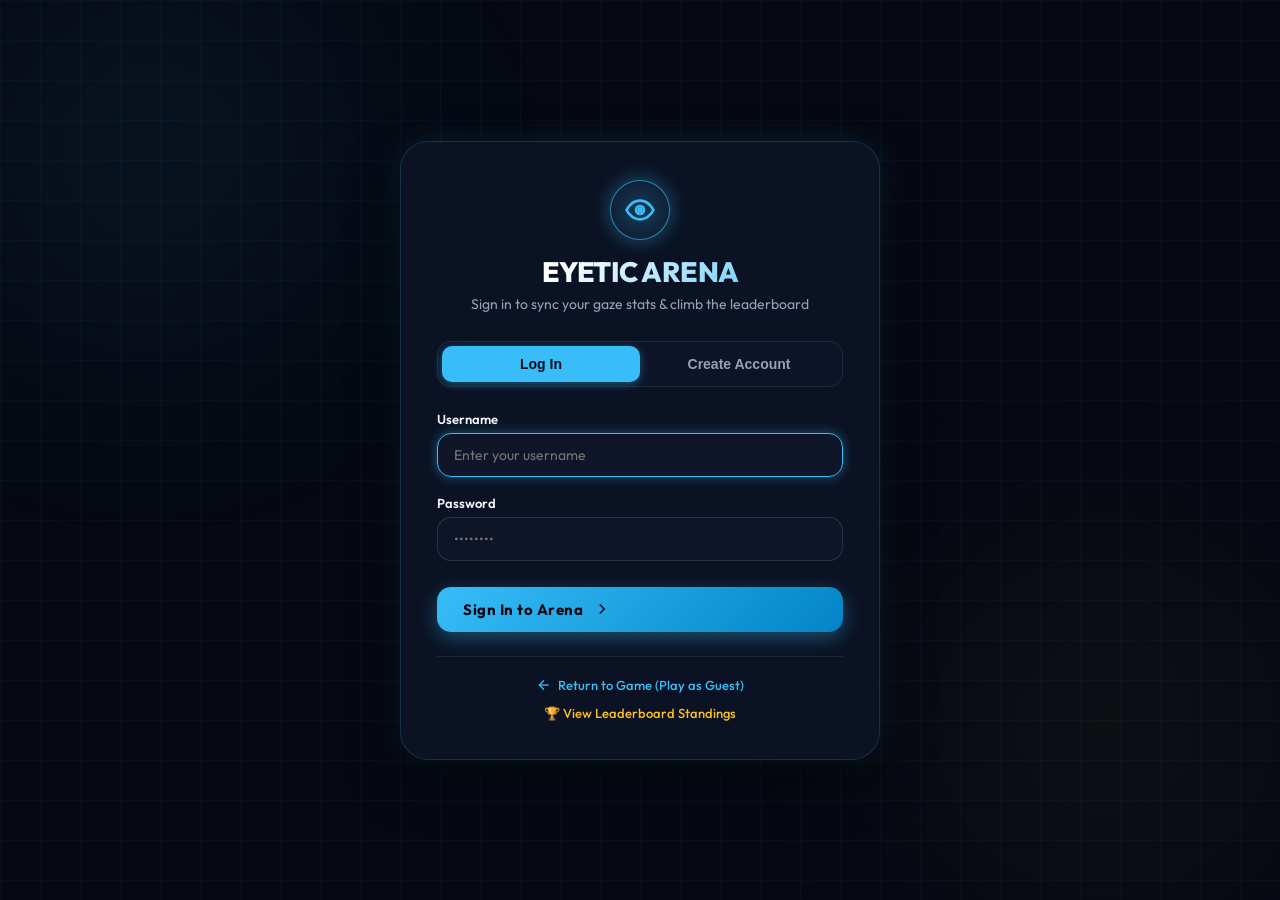
<file: login.html>
<!DOCTYPE html>
<html lang="en">
<head>
  <meta charset="UTF-8">
  <meta name="viewport" content="width=device-width, initial-scale=1.0">
  <title>Sign In & Join | EyeTic 👁️</title>
  <meta name="description" content="Sign in or register your player profile on EyeTic to record match statistics and compete on the global eye-tracking leaderboard.">
  <link rel="preconnect" href="https://fonts.googleapis.com">
  <link rel="preconnect" href="https://fonts.gstatic.com" crossorigin>
  <link href="https://fonts.googleapis.com/css2?family=JetBrains+Mono:wght@400;600;700&family=Outfit:wght@300;400;500;600;700;800&display=swap" rel="stylesheet">
  <link rel="stylesheet" href="/static/style.css">
  <style>
    /* Dedicated Login Page Specific Styles */
    .auth-page-container {
      min-height: 100vh;
      display: flex;
      flex-direction: column;
      align-items: center;
      justify-content: center;
      padding: 30px 20px;
      position: relative;
      z-index: 1;
    }

    .auth-card {
      width: 100%;
      max-width: 480px;
      background: var(--bg-card);
      backdrop-filter: blur(24px);
      -webkit-backdrop-filter: blur(24px);
      border: 1px solid var(--border-subtle);
      border-radius: var(--radius-xl);
      padding: 38px 36px;
      box-shadow: 0 20px 50px rgba(0, 0, 0, 0.5), 0 0 30px rgba(56, 189, 248, 0.12);
      animation: cardAppear 0.4s cubic-bezier(0.16, 1, 0.3, 1);
    }

    @keyframes cardAppear {
      from { opacity: 0; transform: translateY(20px) scale(0.97); }
      to { opacity: 1; transform: translateY(0) scale(1); }
    }

    .auth-header {
      text-align: center;
      margin-bottom: 28px;
    }

    .auth-brand-icon {
      width: 60px;
      height: 60px;
      margin: 0 auto 14px;
      background: radial-gradient(circle, rgba(56, 189, 248, 0.25) 0%, rgba(14, 23, 42, 0.8) 100%);
      border: 1px solid var(--border-active);
      border-radius: 50%;
      display: flex;
      align-items: center;
      justify-content: center;
      box-shadow: 0 0 20px var(--cyan-glow);
    }

    .auth-brand-icon svg {
      width: 32px;
      height: 32px;
      stroke: var(--cyan-primary);
    }

    .auth-title {
      font-size: 28px;
      font-weight: 800;
      letter-spacing: -0.5px;
      background: linear-gradient(135deg, #ffffff 30%, var(--cyan-primary) 100%);
      -webkit-background-clip: text;
      -webkit-text-fill-color: transparent;
      margin-bottom: 6px;
    }

    .auth-subtitle {
      font-size: 14px;
      color: var(--text-muted);
    }

    .auth-tabs {
      display: flex;
      background: rgba(15, 23, 42, 0.7);
      padding: 4px;
      border-radius: var(--radius-md);
      border: 1px solid rgba(255, 255, 255, 0.08);
      margin-bottom: 24px;
    }

    .auth-tab-btn {
      flex: 1;
      padding: 10px 14px;
      font-size: 14px;
      font-weight: 600;
      color: var(--text-muted);
      background: transparent;
      border: none;
      border-radius: calc(var(--radius-md) - 4px);
      cursor: pointer;
      transition: all 0.2s ease;
    }

    .auth-tab-btn.active {
      background: var(--cyan-primary);
      color: #040d1a;
      box-shadow: 0 2px 10px var(--cyan-glow);
    }

    .auth-form {
      display: flex;
      flex-direction: column;
      gap: 18px;
    }

    .form-group {
      display: flex;
      flex-direction: column;
      gap: 6px;
      text-align: left;
    }

    .form-label {
      font-size: 13px;
      font-weight: 600;
      color: var(--text-primary);
      display: flex;
      justify-content: space-between;
    }

    .form-input {
      width: 100%;
      padding: 12px 16px;
      background: rgba(15, 23, 42, 0.8);
      border: 1px solid rgba(255, 255, 255, 0.12);
      border-radius: var(--radius-md);
      color: var(--text-primary);
      font-size: 14px;
      font-family: inherit;
      outline: none;
      transition: all 0.2s ease;
    }

    .form-input:focus {
      border-color: var(--cyan-primary);
      box-shadow: 0 0 12px var(--cyan-glow);
      background: rgba(15, 23, 42, 0.95);
    }

    .avatar-picker-label {
      font-size: 13px;
      font-weight: 600;
      color: var(--text-primary);
      margin-bottom: 4px;
    }

    .avatar-grid {
      display: grid;
      grid-template-columns: repeat(6, 1fr);
      gap: 8px;
      margin-top: 4px;
    }

    .avatar-option {
      width: 100%;
      aspect-ratio: 1;
      display: flex;
      align-items: center;
      justify-content: center;
      font-size: 20px;
      background: rgba(15, 23, 42, 0.6);
      border: 1px solid rgba(255, 255, 255, 0.1);
      border-radius: var(--radius-sm);
      cursor: pointer;
      transition: all 0.2s ease;
    }

    .avatar-option:hover {
      background: rgba(56, 189, 248, 0.15);
      border-color: var(--cyan-primary);
      transform: scale(1.08);
    }

    .avatar-option.selected {
      background: rgba(56, 189, 248, 0.25);
      border-color: var(--cyan-primary);
      box-shadow: 0 0 10px var(--cyan-glow);
      transform: scale(1.1);
    }

    .auth-alert {
      padding: 12px 14px;
      border-radius: var(--radius-md);
      font-size: 13px;
      display: flex;
      align-items: center;
      gap: 10px;
      margin-bottom: 16px;
    }

    .auth-alert.error {
      background: rgba(244, 63, 94, 0.15);
      border: 1px solid rgba(244, 63, 94, 0.4);
      color: #fda4af;
    }

    .auth-alert.success {
      background: rgba(52, 211, 153, 0.15);
      border: 1px solid rgba(52, 211, 153, 0.4);
      color: #6ee7b7;
    }

    .auth-footer {
      margin-top: 24px;
      padding-top: 20px;
      border-top: 1px solid rgba(255, 255, 255, 0.08);
      display: flex;
      flex-direction: column;
      gap: 12px;
      text-align: center;
    }

    .auth-nav-link {
      color: var(--cyan-primary);
      text-decoration: none;
      font-size: 13px;
      font-weight: 500;
      transition: all 0.2s ease;
      display: inline-flex;
      align-items: center;
      justify-content: center;
      gap: 6px;
    }

    .auth-nav-link:hover {
      text-decoration: underline;
      color: #7dd3fc;
    }

    .demo-accounts {
      background: rgba(15, 23, 42, 0.4);
      border: 1px dashed rgba(255, 255, 255, 0.12);
      border-radius: var(--radius-md);
      padding: 12px 14px;
      margin-top: 8px;
      text-align: left;
    }

    .demo-accounts-title {
      font-size: 11px;
      font-weight: 700;
      letter-spacing: 0.5px;
      text-transform: uppercase;
      color: var(--text-dim);
      margin-bottom: 8px;
    }

    .demo-chips {
      display: flex;
      flex-wrap: wrap;
      gap: 6px;
    }

    .demo-chip {
      background: rgba(255, 255, 255, 0.06);
      border: 1px solid rgba(255, 255, 255, 0.1);
      border-radius: 20px;
      padding: 4px 10px;
      font-size: 12px;
      color: var(--text-muted);
      cursor: pointer;
      transition: all 0.2s ease;
    }

    .demo-chip:hover {
      background: rgba(56, 189, 248, 0.2);
      color: var(--cyan-primary);
      border-color: var(--cyan-primary);
    }
  </style>
</head>
<body>
  <div class="background-grid"></div>
  <div class="glow-orb orb-1"></div>
  <div class="glow-orb orb-2"></div>

  <div class="auth-page-container">
    <div class="auth-card">
      <div class="auth-header">
        <div class="auth-brand-icon">
          <svg viewBox="0 0 24 24" fill="none" stroke="currentColor" stroke-width="2">
            <path d="M2 12s3-7 10-7 10 7 10 7-3 7-10 7-10-7-10-7Z" />
            <circle cx="12" cy="12" r="3" />
            <circle cx="12" cy="12" r="1" fill="currentColor" />
          </svg>
        </div>
        <h1 class="auth-title">EYETIC ARENA</h1>
        <p class="auth-subtitle">Sign in to sync your gaze stats & climb the leaderboard</p>
      </div>

      <!-- Auth Tabs -->
      <div class="auth-tabs">
        <button id="tabLogin" class="auth-tab-btn active">Log In</button>
        <button id="tabRegister" class="auth-tab-btn">Create Account</button>
      </div>

      <!-- Notification Alert -->
      <div id="authAlert" class="auth-alert hidden"></div>

      <!-- Login Form -->
      <form id="loginForm" class="auth-form" onsubmit="return false;">
        <div class="form-group">
          <label class="form-label" for="loginUsername">Username</label>
          <input type="text" id="loginUsername" class="form-input" placeholder="Enter your username" required autocomplete="username" autofocus>
        </div>

        <div class="form-group">
          <label class="form-label" for="loginPassword">Password</label>
          <input type="password" id="loginPassword" class="form-input" placeholder="••••••••" required autocomplete="current-password">
        </div>

        <button type="submit" id="submitLoginBtn" class="btn-primary" style="margin-top: 8px;">
          <span>Sign In to Arena</span>
          <svg viewBox="0 0 24 24" fill="none" stroke="currentColor" stroke-width="2" style="width: 18px; height: 18px;">
            <polyline points="9 18 15 12 9 6"></polyline>
          </svg>
        </button>
      </form>

      <!-- Register Form -->
      <form id="registerForm" class="auth-form hidden" onsubmit="return false;">
        <div class="form-group">
          <label class="form-label" for="regUsername">Choose Username</label>
          <input type="text" id="regUsername" class="form-input" placeholder="Between 2-20 characters" required autocomplete="username">
        </div>

        <div class="form-group">
          <label class="form-label" for="regPassword">Password</label>
          <input type="password" id="regPassword" class="form-input" placeholder="At least 4 characters" required autocomplete="new-password">
        </div>

        <div class="form-group">
          <label class="avatar-picker-label">Select Avatar Icon</label>
          <div class="avatar-grid" id="avatarPickerGrid">
            <button type="button" class="avatar-option selected" data-avatar="👁️">👁️</button>
            <button type="button" class="avatar-option" data-avatar="⚡">⚡</button>
            <button type="button" class="avatar-option" data-avatar="🎯">🎯</button>
            <button type="button" class="avatar-option" data-avatar="🤖">🤖</button>
            <button type="button" class="avatar-option" data-avatar="🦅">🦅</button>
            <button type="button" class="avatar-option" data-avatar="🔮">🔮</button>
            <button type="button" class="avatar-option" data-avatar="👑">👑</button>
            <button type="button" class="avatar-option" data-avatar="🔥">🔥</button>
            <button type="button" class="avatar-option" data-avatar="🐉">🐉</button>
            <button type="button" class="avatar-option" data-avatar="🌟">🌟</button>
            <button type="button" class="avatar-option" data-avatar="💎">💎</button>
            <button type="button" class="avatar-option" data-avatar="🚀">🚀</button>
          </div>
        </div>

        <button type="submit" id="submitRegBtn" class="btn-primary" style="margin-top: 8px;">
          <span>Create Account & Play</span>
          <svg viewBox="0 0 24 24" fill="none" stroke="currentColor" stroke-width="2" style="width: 18px; height: 18px;">
            <polyline points="9 18 15 12 9 6"></polyline>
          </svg>
        </button>
      </form>


      <!-- Footer Navigation Links -->
      <div class="auth-footer">
        <a href="/" class="auth-nav-link">
          <svg viewBox="0 0 24 24" fill="none" stroke="currentColor" stroke-width="2" style="width: 16px; height: 16px;">
            <line x1="19" y1="12" x2="5" y2="12"></line>
            <polyline points="12 19 5 12 12 5"></polyline>
          </svg>
          <span>Return to Game (Play as Guest)</span>
        </a>

        <a href="/leaderboard" class="auth-nav-link" style="color: var(--gold-primary);">
          <span>🏆 View Leaderboard Standings</span>
        </a>
      </div>
    </div>
  </div>

  <script>
    // Tab switching
    const tabLogin = document.getElementById('tabLogin');
    const tabRegister = document.getElementById('tabRegister');
    const loginForm = document.getElementById('loginForm');
    const registerForm = document.getElementById('registerForm');
    const authAlert = document.getElementById('authAlert');
    let selectedAvatar = '👁️';

    function showAlert(msg, isError = true) {
      authAlert.textContent = msg;
      authAlert.className = `auth-alert ${isError ? 'error' : 'success'}`;
      authAlert.classList.remove('hidden');
    }

    function hideAlert() {
      authAlert.classList.add('hidden');
    }

    tabLogin.addEventListener('click', () => {
      tabLogin.classList.add('active');
      tabRegister.classList.remove('active');
      loginForm.classList.remove('hidden');
      registerForm.classList.add('hidden');
      hideAlert();
    });

    tabRegister.addEventListener('click', () => {
      tabRegister.classList.add('active');
      tabLogin.classList.remove('active');
      registerForm.classList.remove('hidden');
      loginForm.classList.add('hidden');
      hideAlert();
    });

    // Avatar selector
    document.querySelectorAll('.avatar-option').forEach(btn => {
      btn.addEventListener('click', () => {
        document.querySelectorAll('.avatar-option').forEach(b => b.classList.remove('selected'));
        btn.classList.add('selected');
        selectedAvatar = btn.dataset.avatar;
      });
    });

    // Handle Login Submit
    loginForm.addEventListener('submit', async (e) => {
      e.preventDefault();
      hideAlert();
      const u = document.getElementById('loginUsername').value.trim();
      const p = document.getElementById('loginPassword').value;
      if (!u || !p) return;

      try {
        const res = await fetch('/api/auth/login', {
          method: 'POST',
          headers: { 'Content-Type': 'application/json' },
          body: JSON.stringify({ username: u, password: p })
        });
        const data = await res.json();
        if (res.ok && data.success) {
          showAlert(`Welcome back, ${data.user.username}! Redirecting to game...`, false);
          setTimeout(() => {
            window.location.href = '/';
          }, 600);
        } else {
          showAlert(data.error || 'Login failed. Please check credentials.');
        }
      } catch (err) {
        const fallbackUser = {
          username: u,
          avatar: selectedAvatar || '👁️',
          stats: { wins: 0, losses: 0, draws: 0, points: 100, matches: 0, hard_wins: 0, streak: 0 }
        };
        localStorage.setItem('eyetic_user', JSON.stringify(fallbackUser));
        showAlert(`Welcome back, ${u}! Redirecting to game...`, false);
        setTimeout(() => { window.location.href = '/'; }, 600);
      }
    });

    // Handle Register Submit
    registerForm.addEventListener('submit', async (e) => {
      e.preventDefault();
      hideAlert();
      const u = document.getElementById('regUsername').value.trim();
      const p = document.getElementById('regPassword').value;
      if (!u || !p) return;

      try {
        const res = await fetch('/api/auth/register', {
          method: 'POST',
          headers: { 'Content-Type': 'application/json' },
          body: JSON.stringify({ username: u, password: p, avatar: selectedAvatar })
        });
        const data = await res.json();
        if (res.ok && data.success) {
          localStorage.setItem('eyetic_user', JSON.stringify(data.user));
          showAlert(`Account created successfully! Welcome to EyeTic, ${data.user.username}! Redirecting...`, false);
          setTimeout(() => {
            window.location.href = '/';
          }, 800);
        } else {
          showAlert(data.error || 'Registration failed.');
        }
      } catch (err) {
        const fallbackUser = {
          username: u,
          avatar: selectedAvatar || '👁️',
          stats: { wins: 0, losses: 0, draws: 0, points: 100, matches: 0, hard_wins: 0, streak: 0 }
        };
        localStorage.setItem('eyetic_user', JSON.stringify(fallbackUser));
        showAlert(`Account created! Welcome to EyeTic, ${u}! Redirecting...`, false);
        setTimeout(() => { window.location.href = '/'; }, 600);
      }
    });
  </script>
</body>
</html>
</file>
<file: static/style.css>
:root {
  --bg-deep: #060913;
  --bg-card: rgba(14, 23, 42, 0.72);
  --bg-card-hover: rgba(22, 36, 66, 0.82);
  --border-subtle: rgba(56, 189, 248, 0.18);
  --border-active: rgba(56, 189, 248, 0.65);
  
  --cyan-primary: #38bdf8;
  --cyan-glow: rgba(56, 189, 248, 0.4);
  --cyan-deep: #0284c7;
  
  --gold-primary: #fbbf24;
  --gold-glow: rgba(251, 191, 36, 0.4);
  
  --emerald-primary: #34d399;
  --emerald-glow: rgba(52, 211, 153, 0.4);
  
  --crimson-primary: #f43f5e;
  --crimson-glow: rgba(244, 63, 94, 0.4);
  
  --text-primary: #f1f5f9;
  --text-muted: #94a3b8;
  --text-dim: #64748b;
  
  --radius-sm: 8px;
  --radius-md: 14px;
  --radius-lg: 20px;
  --radius-xl: 28px;
  
  --font-main: 'Outfit', -apple-system, BlinkMacSystemFont, sans-serif;
  --font-mono: 'JetBrains Mono', monospace;
}

* {
  margin: 0;
  padding: 0;
  box-sizing: border-box;
}

body {
  background-color: var(--bg-deep);
  color: var(--text-primary);
  font-family: var(--font-main);
  min-height: 100vh;
  position: relative;
  overflow-x: hidden;
  display: flex;
  flex-direction: column;
}

/* Ambient glow background */
.background-grid {
  position: fixed;
  inset: 0;
  background-image: 
    linear-gradient(to right, rgba(56, 189, 248, 0.04) 1px, transparent 1px),
    linear-gradient(to bottom, rgba(56, 189, 248, 0.04) 1px, transparent 1px);
  background-size: 40px 40px;
  pointer-events: none;
  z-index: 0;
}

.glow-orb {
  position: fixed;
  border-radius: 50%;
  filter: blur(120px);
  pointer-events: none;
  z-index: 0;
}

.orb-1 {
  width: 500px;
  height: 500px;
  background: radial-gradient(circle, rgba(56, 189, 248, 0.12), transparent 70%);
  top: -100px;
  left: -100px;
}

.orb-2 {
  width: 450px;
  height: 450px;
  background: radial-gradient(circle, rgba(251, 191, 36, 0.09), transparent 70%);
  bottom: -50px;
  right: -50px;
}

.app-container {
  position: relative;
  z-index: 1;
  max-width: 1280px;
  margin: 0 auto;
  padding: 24px 32px 40px;
  width: 100%;
  display: flex;
  flex-direction: column;
  gap: 24px;
}

/* Header */
.app-header {
  display: flex;
  align-items: center;
  justify-content: space-between;
  padding: 16px 24px;
  background: var(--bg-card);
  backdrop-filter: blur(16px);
  -webkit-backdrop-filter: blur(16px);
  border: 1px solid var(--border-subtle);
  border-radius: var(--radius-lg);
  box-shadow: 0 10px 30px rgba(0, 0, 0, 0.35);
}

.brand {
  display: flex;
  align-items: center;
  gap: 14px;
}

.brand-icon {
  width: 44px;
  height: 44px;
  background: linear-gradient(135deg, rgba(56, 189, 248, 0.2), rgba(14, 165, 233, 0.05));
  border: 1px solid var(--cyan-primary);
  border-radius: var(--radius-md);
  display: flex;
  align-items: center;
  justify-content: center;
  color: var(--cyan-primary);
  box-shadow: 0 0 16px var(--cyan-glow);
  animation: pulseBrand 3s infinite ease-in-out;
}

.brand-icon svg {
  width: 26px;
  height: 26px;
}

@keyframes pulseBrand {
  0%, 100% { box-shadow: 0 0 12px var(--cyan-glow); transform: scale(1); }
  50% { box-shadow: 0 0 22px rgba(56, 189, 248, 0.6); transform: scale(1.03); }
}

.brand-text h1 {
  font-size: 26px;
  font-weight: 800;
  letter-spacing: 2px;
  background: linear-gradient(135deg, #fff 30%, var(--cyan-primary) 100%);
  -webkit-background-clip: text;
  -webkit-text-fill-color: transparent;
  line-height: 1.1;
}

.badge-vision {
  font-size: 10px;
  font-weight: 700;
  letter-spacing: 1.5px;
  color: var(--cyan-primary);
  opacity: 0.85;
}

.header-status {
  display: flex;
  align-items: center;
}

.status-pill {
  display: flex;
  align-items: center;
  gap: 8px;
  padding: 8px 16px;
  border-radius: 999px;
  font-size: 12px;
  font-weight: 600;
  letter-spacing: 1px;
  background: rgba(15, 23, 42, 0.8);
  border: 1px solid var(--border-subtle);
  transition: all 0.3s ease;
}

.status-dot {
  width: 8px;
  height: 8px;
  border-radius: 50%;
}

.status-pill.status-active {
  border-color: rgba(52, 211, 153, 0.5);
  color: var(--emerald-primary);
}
.status-pill.status-active .status-dot {
  background: var(--emerald-primary);
  box-shadow: 0 0 10px var(--emerald-primary);
}

.status-pill.status-connecting {
  border-color: rgba(251, 191, 36, 0.5);
  color: var(--gold-primary);
}
.status-pill.status-connecting .status-dot {
  background: var(--gold-primary);
  animation: blink 1.2s infinite ease-in-out;
}

.status-pill.status-inactive {
  border-color: rgba(244, 63, 94, 0.5);
  color: var(--crimson-primary);
}
.status-pill.status-inactive .status-dot {
  background: var(--crimson-primary);
}

@keyframes blink {
  0%, 100% { opacity: 0.3; }
  50% { opacity: 1; }
}

.header-actions {
  display: flex;
  align-items: center;
  gap: 12px;
}

.btn-icon {
  width: 42px;
  height: 42px;
  border-radius: var(--radius-md);
  background: rgba(30, 41, 59, 0.5);
  border: 1px solid var(--border-subtle);
  color: var(--text-primary);
  display: flex;
  align-items: center;
  justify-content: center;
  cursor: pointer;
  transition: all 0.2s ease;
}

.btn-icon svg {
  width: 20px;
  height: 20px;
}

.btn-icon:hover {
  background: rgba(56, 189, 248, 0.15);
  border-color: var(--cyan-primary);
  color: var(--cyan-primary);
  box-shadow: 0 0 12px var(--cyan-glow);
}

.btn-secondary {
  display: flex;
  align-items: center;
  gap: 8px;
  padding: 10px 18px;
  background: rgba(30, 41, 59, 0.5);
  border: 1px solid var(--border-subtle);
  border-radius: var(--radius-md);
  color: var(--text-primary);
  font-family: var(--font-main);
  font-size: 13px;
  font-weight: 600;
  cursor: pointer;
  transition: all 0.2s ease;
}

.btn-secondary svg {
  width: 16px;
  height: 16px;
}

.btn-secondary:hover {
  background: rgba(56, 189, 248, 0.15);
  border-color: var(--cyan-primary);
  color: var(--cyan-primary);
}

/* Layout */
.main-layout {
  display: grid;
  grid-template-columns: 1.4fr 1fr;
  gap: 28px;
  align-items: start;
}

@media (max-width: 980px) {
  .main-layout {
    grid-template-columns: 1fr;
  }
}

/* Left Arena */
.game-section {
  display: flex;
  flex-direction: column;
  gap: 20px;
}

.turn-banner {
  padding: 18px 24px;
  border-radius: var(--radius-lg);
  background: var(--bg-card);
  backdrop-filter: blur(12px);
  border: 1px solid var(--border-subtle);
  display: flex;
  flex-direction: column;
  gap: 4px;
  transition: all 0.3s cubic-bezier(0.4, 0, 0.2, 1);
}

.turn-indicator {
  display: flex;
  align-items: center;
  gap: 10px;
}

.turn-dot {
  width: 10px;
  height: 10px;
  border-radius: 50%;
  transition: all 0.3s ease;
}

.turn-title {
  font-size: 18px;
  font-weight: 700;
  letter-spacing: 1px;
}

.turn-subtitle {
  font-size: 13px;
  color: var(--text-muted);
}

.turn-banner.turn-player {
  border-color: rgba(56, 189, 248, 0.4);
  box-shadow: 0 4px 20px rgba(56, 189, 248, 0.12);
}
.turn-banner.turn-player .turn-dot {
  background: var(--cyan-primary);
  box-shadow: 0 0 10px var(--cyan-primary);
}
.turn-banner.turn-player .turn-title {
  color: var(--cyan-primary);
}

.turn-banner.turn-ai {
  border-color: rgba(251, 191, 36, 0.4);
  box-shadow: 0 4px 20px rgba(251, 191, 36, 0.12);
}
.turn-banner.turn-ai .turn-dot {
  background: var(--gold-primary);
  box-shadow: 0 0 10px var(--gold-primary);
  animation: blink 0.8s infinite;
}
.turn-banner.turn-ai .turn-title {
  color: var(--gold-primary);
}

.turn-banner.turn-win {
  border-color: rgba(52, 211, 153, 0.6);
  background: rgba(16, 185, 129, 0.12);
  box-shadow: 0 4px 25px rgba(52, 211, 153, 0.25);
}
.turn-banner.turn-win .turn-dot {
  background: var(--emerald-primary);
  box-shadow: 0 0 12px var(--emerald-primary);
}
.turn-banner.turn-win .turn-title {
  color: var(--emerald-primary);
}

.turn-banner.turn-loss {
  border-color: rgba(244, 63, 94, 0.6);
  background: rgba(244, 63, 94, 0.12);
  box-shadow: 0 4px 25px rgba(244, 63, 94, 0.25);
}
.turn-banner.turn-loss .turn-dot {
  background: var(--crimson-primary);
  box-shadow: 0 0 12px var(--crimson-primary);
}
.turn-banner.turn-loss .turn-title {
  color: var(--crimson-primary);
}

.turn-banner.turn-draw {
  border-color: rgba(148, 163, 184, 0.6);
  background: rgba(148, 163, 184, 0.1);
}
.turn-banner.turn-draw .turn-title {
  color: #cbd5e1;
}

/* Board Grid */
.board-wrapper {
  background: var(--bg-card);
  backdrop-filter: blur(16px);
  border: 1px solid var(--border-subtle);
  border-radius: var(--radius-xl);
  padding: 24px;
  box-shadow: 0 16px 40px rgba(0, 0, 0, 0.45);
}

.board-grid {
  display: grid;
  grid-template-columns: repeat(3, 1fr);
  gap: 16px;
  width: 100%;
  aspect-ratio: 1 / 1;
}

.cell {
  background: rgba(15, 23, 42, 0.7);
  border: 1.5px solid rgba(56, 189, 248, 0.2);
  border-radius: var(--radius-lg);
  position: relative;
  display: flex;
  align-items: center;
  justify-content: center;
  cursor: pointer;
  transition: all 0.25s cubic-bezier(0.4, 0, 0.2, 1);
  user-select: none;
  overflow: hidden;
}

.cell:hover:not(.taken) {
  border-color: var(--cyan-primary);
  background: rgba(56, 189, 248, 0.1);
  box-shadow: 0 0 20px rgba(56, 189, 248, 0.2);
  transform: translateY(-2px);
}

.cell.gaze-locked:not(.taken) {
  border-color: var(--cyan-primary);
  background: rgba(56, 189, 248, 0.16);
  box-shadow: 0 0 30px rgba(56, 189, 248, 0.4);
  transform: scale(1.02);
}

.cell-num {
  position: absolute;
  top: 10px;
  left: 12px;
  font-family: var(--font-mono);
  font-size: 11px;
  color: rgba(148, 163, 184, 0.35);
  font-weight: 600;
}

/* Dwell Circular Progress Ring */
.dwell-svg {
  position: absolute;
  inset: 12px;
  width: calc(100% - 24px);
  height: calc(100% - 24px);
  transform: rotate(-90deg);
  pointer-events: none;
  opacity: 0;
  transition: opacity 0.2s ease;
}

.cell.gaze-locked:not(.taken) .dwell-svg {
  opacity: 1;
}

.dwell-bg {
  fill: none;
  stroke: rgba(255, 255, 255, 0.08);
  stroke-width: 6;
}

.dwell-bar {
  fill: none;
  stroke: var(--emerald-primary);
  stroke-width: 7;
  stroke-linecap: round;
  stroke-dasharray: 339.29;
  stroke-dashoffset: 339.29;
  filter: drop-shadow(0 0 6px var(--emerald-primary));
  transition: stroke-dashoffset 0.05s linear;
}

/* Mark Slot */
.mark-slot {
  display: flex;
  align-items: center;
  justify-content: center;
  width: 70%;
  height: 70%;
  z-index: 2;
}

.mark-x {
  width: 100%;
  height: 100%;
  color: var(--cyan-primary);
  filter: drop-shadow(0 0 14px var(--cyan-glow));
  animation: popIn 0.3s cubic-bezier(0.175, 0.885, 0.32, 1.275);
}

.mark-o {
  width: 100%;
  height: 100%;
  color: var(--gold-primary);
  filter: drop-shadow(0 0 14px var(--gold-glow));
  animation: popIn 0.3s cubic-bezier(0.175, 0.885, 0.32, 1.275);
}

@keyframes popIn {
  0% { transform: scale(0.3) rotate(-20deg); opacity: 0; }
  100% { transform: scale(1) rotate(0deg); opacity: 1; }
}

.cell.win-cell {
  background: rgba(52, 211, 153, 0.22) !important;
  border-color: var(--emerald-primary) !important;
  box-shadow: 0 0 30px rgba(52, 211, 153, 0.5) !important;
  animation: pulseWin 1.5s infinite alternate ease-in-out;
}

@keyframes pulseWin {
  0% { transform: scale(1); }
  100% { transform: scale(1.03); }
}

/* Action Bar */
.board-actions {
  display: flex;
  align-items: center;
  justify-content: space-between;
  padding: 4px 8px;
}

.btn-primary {
  display: inline-flex;
  align-items: center;
  gap: 10px;
  padding: 13px 26px;
  background: linear-gradient(135deg, var(--cyan-primary), #0284c7);
  color: #060913;
  font-family: var(--font-main);
  font-size: 15px;
  font-weight: 700;
  letter-spacing: 0.5px;
  border: none;
  border-radius: var(--radius-md);
  cursor: pointer;
  box-shadow: 0 6px 20px rgba(56, 189, 248, 0.35);
  transition: all 0.2s cubic-bezier(0.4, 0, 0.2, 1);
}

.btn-primary svg {
  width: 18px;
  height: 18px;
}

.btn-primary:hover {
  transform: translateY(-2px);
  box-shadow: 0 8px 25px rgba(56, 189, 248, 0.55);
}

.kbd-hint {
  font-size: 11px;
  font-weight: 600;
  background: rgba(0, 0, 0, 0.25);
  padding: 2px 7px;
  border-radius: 4px;
  color: rgba(6, 9, 19, 0.85);
}

.helper-text {
  font-size: 13px;
  color: var(--text-muted);
}

/* Sidebar */
.sidebar-section {
  display: flex;
  flex-direction: column;
  gap: 20px;
}

.card {
  background: var(--bg-card);
  backdrop-filter: blur(16px);
  border: 1px solid var(--border-subtle);
  border-radius: var(--radius-lg);
  padding: 20px;
  box-shadow: 0 10px 30px rgba(0, 0, 0, 0.3);
}

.card-header {
  display: flex;
  align-items: center;
  justify-content: space-between;
  margin-bottom: 14px;
}

.card-title {
  display: flex;
  align-items: center;
  gap: 10px;
  font-size: 15px;
  font-weight: 700;
  letter-spacing: 0.5px;
  color: var(--text-primary);
}

.card-title svg {
  width: 18px;
  height: 18px;
  color: var(--cyan-primary);
}

.card-badge {
  font-size: 11px;
  font-weight: 700;
  padding: 4px 10px;
  border-radius: 999px;
  letter-spacing: 1px;
}

.badge-active {
  background: rgba(52, 211, 153, 0.15);
  color: var(--emerald-primary);
  border: 1px solid rgba(52, 211, 153, 0.4);
}

.video-container {
  width: 100%;
  aspect-ratio: 4 / 3;
  background: #020617;
  border-radius: var(--radius-md);
  overflow: hidden;
  position: relative;
  border: 1px solid rgba(56, 189, 248, 0.25);
}

.video-container img,
.video-container canvas {
  width: 100%;
  height: 100%;
  object-fit: cover;
  display: block;
}

.video-container video#webcamVideo {
  position: absolute;
  top: 0;
  left: 0;
  width: 1px;
  height: 1px;
  opacity: 0.001;
  pointer-events: none;
  z-index: -10;
}

.video-fallback {
  position: absolute;
  inset: 0;
  display: flex;
  flex-direction: column;
  align-items: center;
  justify-content: center;
  gap: 12px;
  background: #020617;
  color: var(--text-muted);
  font-size: 13px;
  text-align: center;
  padding: 20px;
}

.fallback-spinner {
  width: 32px;
  height: 32px;
  border: 3px solid rgba(56, 189, 248, 0.2);
  border-top-color: var(--cyan-primary);
  border-radius: 50%;
  animation: spin 1s infinite linear;
}

@keyframes spin {
  to { transform: rotate(360deg); }
}

.gaze-overlay-dot {
  position: absolute;
  width: 14px;
  height: 14px;
  background: var(--cyan-primary);
  border-radius: 50%;
  box-shadow: 0 0 12px var(--cyan-primary), 0 0 20px var(--cyan-primary);
  transform: translate(-50%, -50%);
  pointer-events: none;
  transition: all 0.08s ease-out;
  opacity: 0.85;
}

.vision-telemetry {
  display: flex;
  justify-content: space-between;
  margin-top: 14px;
  padding: 10px 14px;
  background: rgba(15, 23, 42, 0.6);
  border-radius: var(--radius-sm);
  border: 1px solid rgba(255, 255, 255, 0.05);
}

.telemetry-item {
  display: flex;
  flex-direction: column;
  gap: 2px;
}

.telemetry-label {
  font-size: 11px;
  color: var(--text-dim);
  text-transform: uppercase;
  letter-spacing: 0.5px;
}

.telemetry-val {
  font-family: var(--font-mono);
  font-size: 13px;
  font-weight: 600;
  color: var(--cyan-primary);
}

.camera-actions-row {
  margin-top: 12px;
  display: flex;
  flex-direction: column;
  gap: 8px;
}

.btn-cam-action {
  width: 100%;
  display: flex;
  align-items: center;
  justify-content: center;
  gap: 8px;
  padding: 10px 16px;
  background: rgba(56, 189, 248, 0.12);
  border: 1px solid var(--cyan-primary);
  border-radius: var(--radius-md);
  color: var(--cyan-primary);
  font-family: var(--font-main);
  font-size: 13px;
  font-weight: 600;
  cursor: pointer;
  transition: all 0.2s ease;
}

.btn-cam-action:hover {
  background: rgba(56, 189, 248, 0.25);
  box-shadow: 0 0 16px var(--cyan-glow);
  transform: translateY(-1px);
}

.btn-cam-action svg {
  width: 16px;
  height: 16px;
}

/* Stats Card */
.stats-grid {
  display: grid;
  grid-template-columns: repeat(3, 1fr);
  gap: 12px;
}

.stat-box {
  background: rgba(15, 23, 42, 0.65);
  border: 1px solid rgba(255, 255, 255, 0.06);
  border-radius: var(--radius-md);
  padding: 14px;
  text-align: center;
  display: flex;
  flex-direction: column;
  gap: 4px;
}

.stat-number {
  font-family: var(--font-mono);
  font-size: 26px;
  font-weight: 700;
}

.stat-label {
  font-size: 11px;
  color: var(--text-muted);
  text-transform: uppercase;
  letter-spacing: 0.5px;
}

.stat-win .stat-number { color: var(--emerald-primary); }
.stat-draw .stat-number { color: var(--gold-primary); }
.stat-loss .stat-number { color: var(--crimson-primary); }

.btn-text-subtle {
  background: none;
  border: none;
  color: var(--text-dim);
  font-size: 12px;
  cursor: pointer;
  padding: 4px 8px;
  border-radius: 4px;
}

.btn-text-subtle:hover {
  color: var(--crimson-primary);
  background: rgba(244, 63, 94, 0.1);
}

/* Config Card */
.difficulty-toggle {
  display: grid;
  grid-template-columns: repeat(3, 1fr);
  gap: 8px;
  background: rgba(15, 23, 42, 0.8);
  padding: 6px;
  border-radius: var(--radius-md);
  border: 1px solid var(--border-subtle);
  margin-bottom: 16px;
}

.diff-btn {
  background: transparent;
  border: none;
  color: var(--text-muted);
  font-family: var(--font-main);
  font-size: 12px;
  font-weight: 600;
  padding: 8px 10px;
  border-radius: var(--radius-sm);
  cursor: pointer;
  transition: all 0.2s ease;
}

.diff-btn.active {
  background: var(--cyan-primary);
  color: #060913;
  font-weight: 700;
  box-shadow: 0 2px 10px var(--cyan-glow);
}

.dwell-slider-group {
  display: flex;
  flex-direction: column;
  gap: 8px;
}

.dwell-label-row {
  display: flex;
  justify-content: space-between;
  font-size: 13px;
  color: var(--text-muted);
}

.dwell-val {
  font-family: var(--font-mono);
  font-weight: 600;
  color: var(--emerald-primary);
}

input[type="range"] {
  -webkit-appearance: none;
  width: 100%;
  height: 6px;
  background: rgba(255, 255, 255, 0.1);
  border-radius: 999px;
  outline: none;
}

input[type="range"]::-webkit-slider-thumb {
  -webkit-appearance: none;
  width: 18px;
  height: 18px;
  border-radius: 50%;
  background: var(--emerald-primary);
  cursor: pointer;
  box-shadow: 0 0 10px var(--emerald-primary);
  transition: transform 0.1s ease;
}

input[type="range"]::-webkit-slider-thumb:hover {
  transform: scale(1.2);
}

/* Modals */
.modal-overlay {
  position: fixed;
  inset: 0;
  background: rgba(4, 7, 15, 0.78);
  backdrop-filter: blur(10px);
  -webkit-backdrop-filter: blur(10px);
  display: flex;
  align-items: center;
  justify-content: center;
  z-index: 100;
  padding: 20px;
  opacity: 1;
  transition: opacity 0.25s ease;
}

.modal-overlay.hidden {
  opacity: 0;
  pointer-events: none;
}

.modal-card {
  background: #0d1527;
  border: 1px solid var(--border-active);
  border-radius: var(--radius-xl);
  max-width: 540px;
  width: 100%;
  box-shadow: 0 24px 60px rgba(0, 0, 0, 0.7);
  overflow: hidden;
  transform: scale(1);
  transition: transform 0.25s ease;
}

.modal-overlay.hidden .modal-card {
  transform: scale(0.95);
}

.modal-header {
  display: flex;
  align-items: center;
  justify-content: space-between;
  padding: 20px 24px;
  border-bottom: 1px solid rgba(255, 255, 255, 0.08);
}

.modal-header h2 {
  font-size: 20px;
  font-weight: 700;
  color: var(--text-primary);
}

.btn-close {
  background: none;
  border: none;
  font-size: 28px;
  color: var(--text-muted);
  cursor: pointer;
  line-height: 1;
}

.btn-close:hover {
  color: var(--crimson-primary);
}

.modal-body {
  padding: 24px;
  display: flex;
  flex-direction: column;
  gap: 18px;
}

.guide-step {
  display: flex;
  gap: 16px;
  align-items: flex-start;
}

.step-num {
  width: 32px;
  height: 32px;
  border-radius: 50%;
  background: rgba(56, 189, 248, 0.15);
  border: 1px solid var(--cyan-primary);
  color: var(--cyan-primary);
  display: flex;
  align-items: center;
  justify-content: center;
  font-weight: 700;
  font-size: 14px;
  flex-shrink: 0;
}

.step-content h3 {
  font-size: 15px;
  font-weight: 600;
  margin-bottom: 4px;
  color: var(--text-primary);
}

.step-content p {
  font-size: 13px;
  color: var(--text-muted);
  line-height: 1.5;
}

.settings-options {
  gap: 16px;
}

.setting-row {
  display: flex;
  align-items: center;
  justify-content: space-between;
  padding: 12px 16px;
  background: rgba(15, 23, 42, 0.6);
  border-radius: var(--radius-md);
  border: 1px solid rgba(255, 255, 255, 0.05);
}

.setting-row h4 {
  font-size: 14px;
  font-weight: 600;
  color: var(--text-primary);
}

.setting-row p {
  font-size: 12px;
  color: var(--text-muted);
}

/* Switch */
.toggle-switch {
  position: relative;
  display: inline-block;
  width: 48px;
  height: 26px;
  flex-shrink: 0;
}

.toggle-switch input {
  opacity: 0;
  width: 0;
  height: 0;
}

.toggle-slider {
  position: absolute;
  cursor: pointer;
  inset: 0;
  background-color: rgba(255, 255, 255, 0.15);
  transition: .3s cubic-bezier(0.4, 0, 0.2, 1);
  border-radius: 34px;
}

.toggle-slider:before {
  position: absolute;
  content: "";
  height: 20px;
  width: 20px;
  left: 3px;
  bottom: 3px;
  background-color: white;
  transition: .3s cubic-bezier(0.4, 0, 0.2, 1);
  border-radius: 50%;
}

input:checked + .toggle-slider {
  background-color: var(--cyan-primary);
  box-shadow: 0 0 12px var(--cyan-glow);
}

input:checked + .toggle-slider:before {
  transform: translateX(22px);
  background-color: #060913;
}

.modal-footer {
  padding: 18px 24px;
  border-top: 1px solid rgba(255, 255, 255, 0.08);
  display: flex;
  justify-content: flex-end;
}

.hidden {
  display: none !important;
}

/* ========================================================
   LEADERBOARD & AUTH COMPONENT EXTENSIONS
   ======================================================== */

/* Nav Buttons */
.btn-nav-gold {
  color: var(--gold-primary) !important;
  border-color: rgba(251, 191, 36, 0.35) !important;
  background: rgba(251, 191, 36, 0.08) !important;
}

.btn-nav-gold:hover {
  background: rgba(251, 191, 36, 0.18) !important;
  border-color: var(--gold-primary) !important;
  box-shadow: 0 0 15px var(--gold-glow);
}

.btn-user-pill {
  display: inline-flex;
  align-items: center;
  gap: 8px;
  border-color: rgba(56, 189, 248, 0.3);
  background: rgba(56, 189, 248, 0.08);
  padding: 8px 14px;
  border-radius: 30px;
}

.btn-user-pill:hover {
  border-color: var(--cyan-primary);
  box-shadow: 0 0 12px var(--cyan-glow);
}

.user-avatar-icon {
  font-size: 16px;
  line-height: 1;
}

.user-points-badge {
  background: var(--cyan-primary);
  color: #040d1a;
  font-size: 10px;
  font-weight: 800;
  font-family: var(--font-mono);
  padding: 2px 7px;
  border-radius: 10px;
  letter-spacing: 0.5px;
}

/* Points Toast Notification */
.points-toast {
  position: fixed;
  top: 24px;
  right: 28px;
  z-index: 9999;
  background: rgba(15, 23, 42, 0.95);
  backdrop-filter: blur(20px);
  -webkit-backdrop-filter: blur(20px);
  border: 1px solid var(--gold-primary);
  box-shadow: 0 10px 30px rgba(0, 0, 0, 0.5), 0 0 20px var(--gold-glow);
  border-radius: var(--radius-md);
  padding: 12px 18px;
  display: flex;
  align-items: center;
  gap: 14px;
  animation: slideToastIn 0.35s cubic-bezier(0.16, 1, 0.3, 1);
}

@keyframes slideToastIn {
  from { opacity: 0; transform: translateY(-20px) scale(0.95); }
  to { opacity: 1; transform: translateY(0) scale(1); }
}

.toast-icon {
  font-size: 26px;
  line-height: 1;
}

.toast-content {
  display: flex;
  flex-direction: column;
}

.toast-title {
  font-size: 14px;
  font-weight: 800;
  color: var(--gold-primary);
  letter-spacing: 0.5px;
}

.toast-sub {
  font-size: 12px;
  color: var(--text-muted);
}

/* User Quick Stats in Scoreboard Sidebar */
.user-quick-stats {
  margin-top: 14px;
  padding-top: 12px;
  border-top: 1px dashed rgba(255, 255, 255, 0.1);
  display: flex;
  flex-direction: column;
  gap: 6px;
}

.user-qs-row {
  display: flex;
  justify-content: space-between;
  align-items: center;
  font-size: 12px;
}

.user-qs-label {
  color: var(--text-muted);
}

.user-qs-val {
  font-family: var(--font-mono);
  font-weight: 700;
  color: var(--cyan-primary);
}

/* Large Modal for Leaderboard */
.modal-large {
  max-width: 760px !important;
  width: 95% !important;
}

.modal-filter-tabs {
  display: flex;
  gap: 6px;
  background: rgba(15, 23, 42, 0.6);
  padding: 4px;
  border-radius: var(--radius-md);
  border: 1px solid rgba(255, 255, 255, 0.08);
  margin-bottom: 16px;
}

.modal-filter-btn {
  flex: 1;
  padding: 8px 12px;
  font-size: 12px;
  font-weight: 700;
  color: var(--text-muted);
  background: transparent;
  border: none;
  border-radius: var(--radius-sm);
  cursor: pointer;
  transition: all 0.2s ease;
}

.modal-filter-btn.active {
  background: var(--cyan-primary);
  color: #040d1a;
  box-shadow: 0 0 10px var(--cyan-glow);
}

/* Mini Podium in Modal */
.mini-podium {
  display: flex;
  align-items: flex-end;
  justify-content: center;
  gap: 12px;
  margin-bottom: 18px;
}

.mini-podium-card {
  flex: 1;
  background: rgba(15, 23, 42, 0.7);
  border: 1px solid rgba(255, 255, 255, 0.1);
  border-radius: var(--radius-md);
  padding: 12px 8px;
  text-align: center;
  position: relative;
  display: flex;
  flex-direction: column;
  align-items: center;
  transition: transform 0.2s ease;
}

.mini-podium-card:hover {
  transform: translateY(-3px);
}

.mini-podium-card.rank-1 {
  border-color: rgba(251, 191, 36, 0.5);
  background: linear-gradient(180deg, rgba(251, 191, 36, 0.15) 0%, rgba(15, 23, 42, 0.8) 100%);
  box-shadow: 0 0 18px rgba(251, 191, 36, 0.2);
  padding: 16px 8px 12px;
}

.mini-podium-card.rank-2 {
  border-color: rgba(148, 163, 184, 0.4);
}

.mini-podium-card.rank-3 {
  border-color: rgba(217, 119, 6, 0.4);
}

.mp-crown {
  position: absolute;
  top: -12px;
  font-size: 18px;
}

.mp-avatar {
  font-size: 24px;
  margin-bottom: 4px;
}

.mp-name {
  font-size: 13px;
  font-weight: 700;
  color: var(--text-primary);
  white-space: nowrap;
  overflow: hidden;
  text-overflow: ellipsis;
  max-width: 100px;
}

.mp-pts {
  font-size: 12px;
  font-family: var(--font-mono);
  font-weight: 700;
  color: var(--cyan-primary);
}

.mp-badge {
  font-size: 10px;
  font-weight: 800;
  padding: 2px 6px;
  border-radius: 10px;
  margin-top: 4px;
  background: rgba(255, 255, 255, 0.08);
  color: var(--text-dim);
}

.rank-1 .mp-badge {
  background: var(--gold-primary);
  color: #040d1a;
}

/* Modal Table */
.modal-table-scroll {
  max-height: 280px;
  overflow-y: auto;
  border-radius: var(--radius-md);
  border: 1px solid rgba(255, 255, 255, 0.08);
}

.modal-lb-table {
  width: 100%;
  border-collapse: collapse;
  text-align: left;
}

.modal-lb-table th {
  position: sticky;
  top: 0;
  background: rgba(15, 23, 42, 0.95);
  backdrop-filter: blur(8px);
  padding: 10px 14px;
  font-size: 11px;
  font-weight: 700;
  text-transform: uppercase;
  color: var(--text-dim);
  border-bottom: 1px solid rgba(255, 255, 255, 0.08);
}

.modal-lb-table td {
  padding: 12px 14px;
  font-size: 13px;
  border-bottom: 1px solid rgba(255, 255, 255, 0.04);
}

.modal-lb-table tr.user-row td {
  background: rgba(56, 189, 248, 0.12);
  border-color: rgba(56, 189, 248, 0.3);
}

/* Profile Modal Hero & Stats */
.profile-hero {
  text-align: center;
  padding: 10px 0 20px;
  border-bottom: 1px solid rgba(255, 255, 255, 0.08);
  margin-bottom: 18px;
}

.profile-avatar-large {
  width: 72px;
  height: 72px;
  border-radius: 50%;
  background: radial-gradient(circle, rgba(56, 189, 248, 0.25) 0%, rgba(14, 23, 42, 0.8) 100%);
  border: 2px solid var(--cyan-primary);
  box-shadow: 0 0 20px var(--cyan-glow);
  display: flex;
  align-items: center;
  justify-content: center;
  font-size: 36px;
  margin: 0 auto 10px;
}

.profile-username {
  font-size: 22px;
  font-weight: 800;
  color: var(--text-primary);
}

.profile-rank-badge {
  display: inline-block;
  padding: 4px 12px;
  background: rgba(251, 191, 36, 0.15);
  border: 1px solid rgba(251, 191, 36, 0.4);
  border-radius: 20px;
  color: var(--gold-primary);
  font-size: 11px;
  font-weight: 700;
  letter-spacing: 0.5px;
  margin-top: 6px;
}

.profile-stats-grid {
  display: grid;
  grid-template-columns: 1fr 1fr;
  gap: 12px;
}

.prof-stat-box {
  background: rgba(15, 23, 42, 0.7);
  border: 1px solid rgba(255, 255, 255, 0.08);
  border-radius: var(--radius-md);
  padding: 12px 14px;
  display: flex;
  flex-direction: column;
}

.prof-stat-val {
  font-size: 20px;
  font-weight: 800;
  font-family: var(--font-mono);
  color: var(--cyan-primary);
}

.prof-stat-lbl {
  font-size: 11px;
  color: var(--text-dim);
  margin-top: 2px;
}

/* In-Modal Auth Elements */
.auth-tabs {
  display: flex;
  background: rgba(15, 23, 42, 0.7);
  padding: 4px;
  border-radius: var(--radius-md);
  border: 1px solid rgba(255, 255, 255, 0.08);
}

.auth-tab-btn {
  flex: 1;
  padding: 8px 12px;
  font-size: 13px;
  font-weight: 600;
  color: var(--text-muted);
  background: transparent;
  border: none;
  border-radius: calc(var(--radius-md) - 4px);
  cursor: pointer;
  transition: all 0.2s ease;
}

.auth-tab-btn.active {
  background: var(--cyan-primary);
  color: #040d1a;
  box-shadow: 0 2px 10px var(--cyan-glow);
}

.auth-form {
  display: flex;
  flex-direction: column;
  gap: 14px;
}

.form-group {
  display: flex;
  flex-direction: column;
  gap: 5px;
  text-align: left;
}

.form-label {
  font-size: 12px;
  font-weight: 600;
  color: var(--text-primary);
}

.form-input {
  width: 100%;
  padding: 10px 14px;
  background: rgba(15, 23, 42, 0.8);
  border: 1px solid rgba(255, 255, 255, 0.12);
  border-radius: var(--radius-md);
  color: var(--text-primary);
  font-size: 13px;
  font-family: inherit;
  outline: none;
  transition: all 0.2s ease;
}

.form-input:focus {
  border-color: var(--cyan-primary);
  box-shadow: 0 0 10px var(--cyan-glow);
  background: rgba(15, 23, 42, 0.95);
}

.avatar-picker-label {
  font-size: 12px;
  font-weight: 600;
  color: var(--text-primary);
}

.avatar-grid {
  display: grid;
  grid-template-columns: repeat(6, 1fr);
  gap: 6px;
}

.avatar-option {
  width: 100%;
  aspect-ratio: 1;
  display: flex;
  align-items: center;
  justify-content: center;
  font-size: 18px;
  background: rgba(15, 23, 42, 0.6);
  border: 1px solid rgba(255, 255, 255, 0.1);
  border-radius: var(--radius-sm);
  cursor: pointer;
  transition: all 0.2s ease;
}

.avatar-option:hover {
  background: rgba(56, 189, 248, 0.15);
  border-color: var(--cyan-primary);
}

.avatar-option.selected {
  background: rgba(56, 189, 248, 0.25);
  border-color: var(--cyan-primary);
  box-shadow: 0 0 10px var(--cyan-glow);
}

.auth-alert {
  padding: 10px 12px;
  border-radius: var(--radius-md);
  font-size: 12px;
  margin-bottom: 12px;
}

.auth-alert.error {
  background: rgba(244, 63, 94, 0.15);
  border: 1px solid rgba(244, 63, 94, 0.4);
  color: #fda4af;
}

.auth-alert.success {
  background: rgba(52, 211, 153, 0.15);
  border: 1px solid rgba(52, 211, 153, 0.4);
  color: #6ee7b7;
}

.demo-accounts {
  background: rgba(15, 23, 42, 0.4);
  border: 1px dashed rgba(255, 255, 255, 0.12);
  border-radius: var(--radius-md);
  padding: 10px 12px;
}

.demo-accounts-title {
  font-size: 10px;
  font-weight: 700;
  text-transform: uppercase;
  color: var(--text-dim);
  margin-bottom: 6px;
}

.demo-chips {
  display: flex;
  gap: 6px;
  flex-wrap: wrap;
}

.demo-chip {
  background: rgba(255, 255, 255, 0.06);
  border: 1px solid rgba(255, 255, 255, 0.1);
  border-radius: 20px;
  padding: 4px 8px;
  font-size: 11px;
  color: var(--text-muted);
  cursor: pointer;
  transition: all 0.2s ease;
}

.demo-chip:hover {
  background: rgba(56, 189, 248, 0.2);
  color: var(--cyan-primary);
  border-color: var(--cyan-primary);
}
</file>
